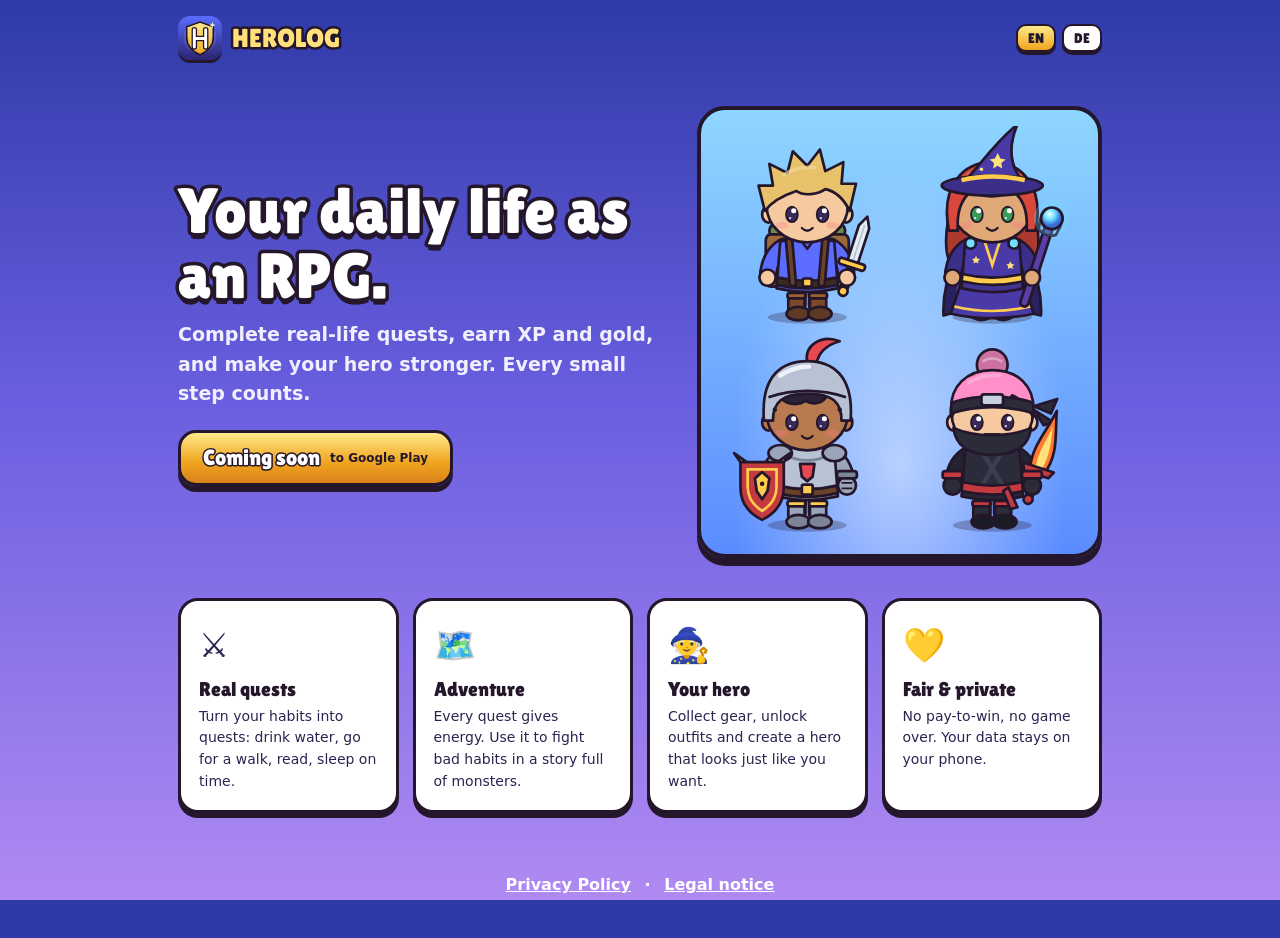
<file: index.html>
<!doctype html>
<html lang="en">
<head>
<meta charset="utf-8">
<meta name="viewport" content="width=device-width,initial-scale=1">
<title>Herolog – Your daily life as an RPG</title>
<meta name="description" content="Herolog turns your habits into an adventure: complete real-life quests, earn XP and gold, and make your hero stronger.">
<link rel="icon" href="assets/icon.svg">
<link rel="stylesheet" href="https://fonts.googleapis.com/css2?family=Lilita+One&display=swap">
<link rel="stylesheet" href="assets/site.css">
<script>
  // German browsers are sent to the German page (unless the visitor picked a language before)
  try {
    const pick = localStorage.getItem("herolog-lang");
    if (pick === "de" || (!pick && (navigator.language || "").toLowerCase().startsWith("de"))) location.replace("de/");
  } catch (e) {}
</script>
</head>
<body>
<div class="wrap">
  <header class="top">
    <a class="brand" href="./"><img src="assets/icon.svg" alt=""><b>HEROLOG</b></a>
    <nav class="lang"><a href="./" class="on" onclick="try{localStorage.setItem('herolog-lang','en')}catch(e){}">EN</a><a href="de/" onclick="try{localStorage.setItem('herolog-lang','de')}catch(e){}">DE</a></nav>
  </header>
  <section class="hero">
    <div>
      <h1>Your daily life as an RPG.</h1>
      <p class="lead">Complete real-life quests, earn XP and gold, and make your hero stronger. Every small step counts.</p>
      <a class="btn" href="#">Coming soon <small>to Google Play</small></a>
    </div>
    <div class="stage" data-heroes></div>
  </section>
  <section class="cards">
    <div class="card"><span>⚔️</span><h3>Real quests</h3><p>Turn your habits into quests: drink water, go for a walk, read, sleep on time.</p></div>
    <div class="card"><span>🗺️</span><h3>Adventure</h3><p>Every quest gives energy. Use it to fight bad habits in a story full of monsters.</p></div>
    <div class="card"><span>🧙</span><h3>Your hero</h3><p>Collect gear, unlock outfits and create a hero that looks just like you want.</p></div>
    <div class="card"><span>💛</span><h3>Fair & private</h3><p>No pay-to-win, no game over. Your data stays on your phone.</p></div>
  </section>
</div>
<footer><a href="privacy.html">Privacy Policy</a> · <a href="de/impressum.html">Legal notice</a></footer>
<script src="assets/chibi.js"></script>
<script src="assets/site.js"></script>
</body>
</html>
</file>
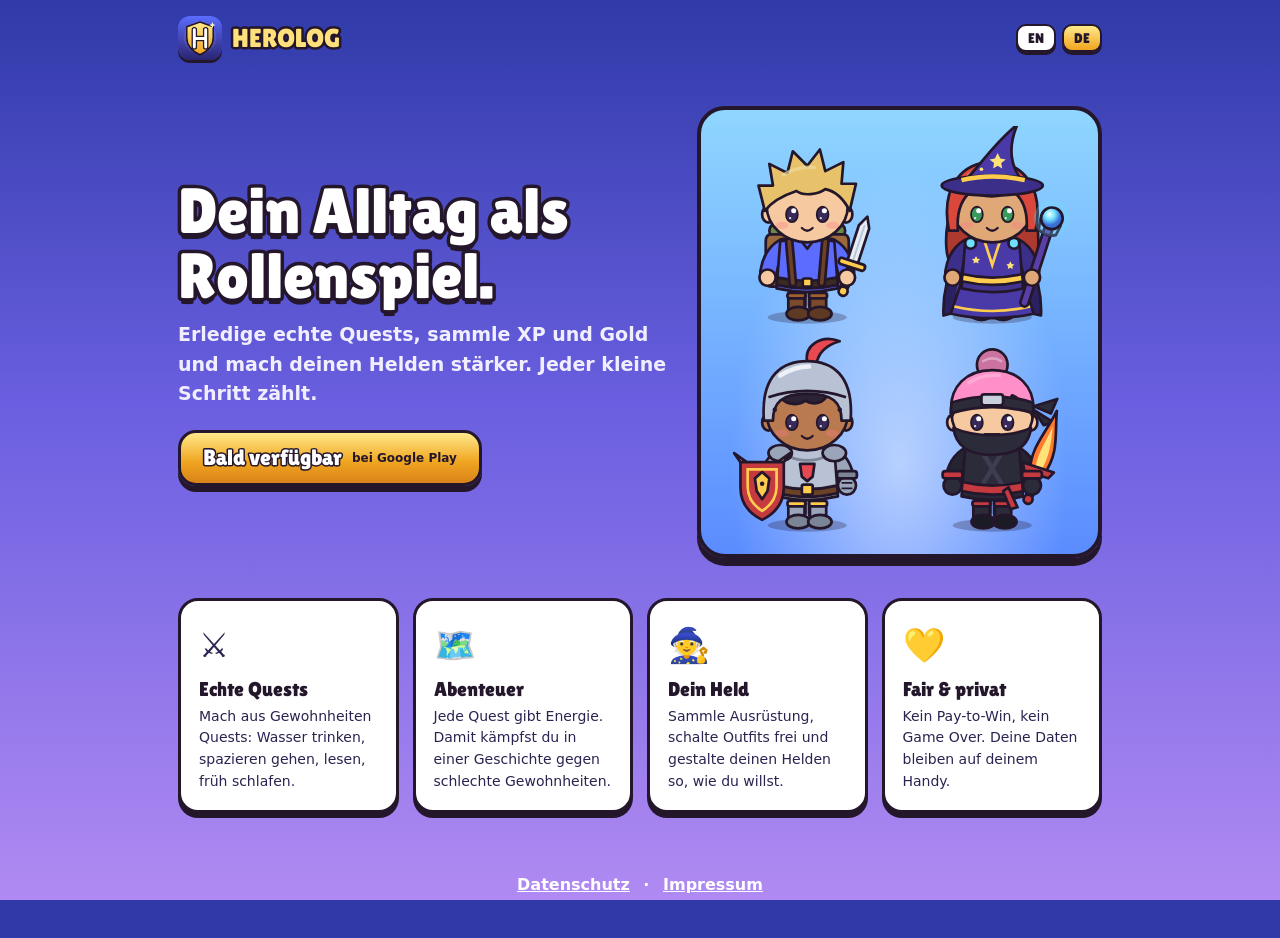
<file: de/index.html>
<!doctype html>
<html lang="de">
<head>
<meta charset="utf-8">
<meta name="viewport" content="width=device-width,initial-scale=1">
<title>Herolog – Dein Alltag als Rollenspiel</title>
<meta name="description" content="Herolog macht deine Gewohnheiten zum Abenteuer: Erledige echte Quests, sammle XP und Gold und mach deinen Helden stärker.">
<link rel="icon" href="../assets/icon.svg">
<link rel="stylesheet" href="https://fonts.googleapis.com/css2?family=Lilita+One&display=swap">
<link rel="stylesheet" href="../assets/site.css">
</head>
<body>
<div class="wrap">
  <header class="top">
    <a class="brand" href="./"><img src="../assets/icon.svg" alt=""><b>HEROLOG</b></a>
    <nav class="lang"><a href="../" onclick="try{localStorage.setItem('herolog-lang','en')}catch(e){}">EN</a><a href="./" class="on" onclick="try{localStorage.setItem('herolog-lang','de')}catch(e){}">DE</a></nav>
  </header>
  <section class="hero">
    <div>
      <h1>Dein Alltag als Rollenspiel.</h1>
      <p class="lead">Erledige echte Quests, sammle XP und Gold und mach deinen Helden stärker. Jeder kleine Schritt zählt.</p>
      <a class="btn" href="#">Bald verfügbar <small>bei Google Play</small></a>
    </div>
    <div class="stage" data-heroes></div>
  </section>
  <section class="cards">
    <div class="card"><span>⚔️</span><h3>Echte Quests</h3><p>Mach aus Gewohnheiten Quests: Wasser trinken, spazieren gehen, lesen, früh schlafen.</p></div>
    <div class="card"><span>🗺️</span><h3>Abenteuer</h3><p>Jede Quest gibt Energie. Damit kämpfst du in einer Geschichte gegen schlechte Gewohnheiten.</p></div>
    <div class="card"><span>🧙</span><h3>Dein Held</h3><p>Sammle Ausrüstung, schalte Outfits frei und gestalte deinen Helden so, wie du willst.</p></div>
    <div class="card"><span>💛</span><h3>Fair & privat</h3><p>Kein Pay-to-Win, kein Game Over. Deine Daten bleiben auf deinem Handy.</p></div>
  </section>
</div>
<footer><a href="datenschutz.html">Datenschutz</a> · <a href="impressum.html">Impressum</a></footer>
<script src="../assets/chibi.js"></script>
<script src="../assets/site.js"></script>
</body>
</html>
</file>
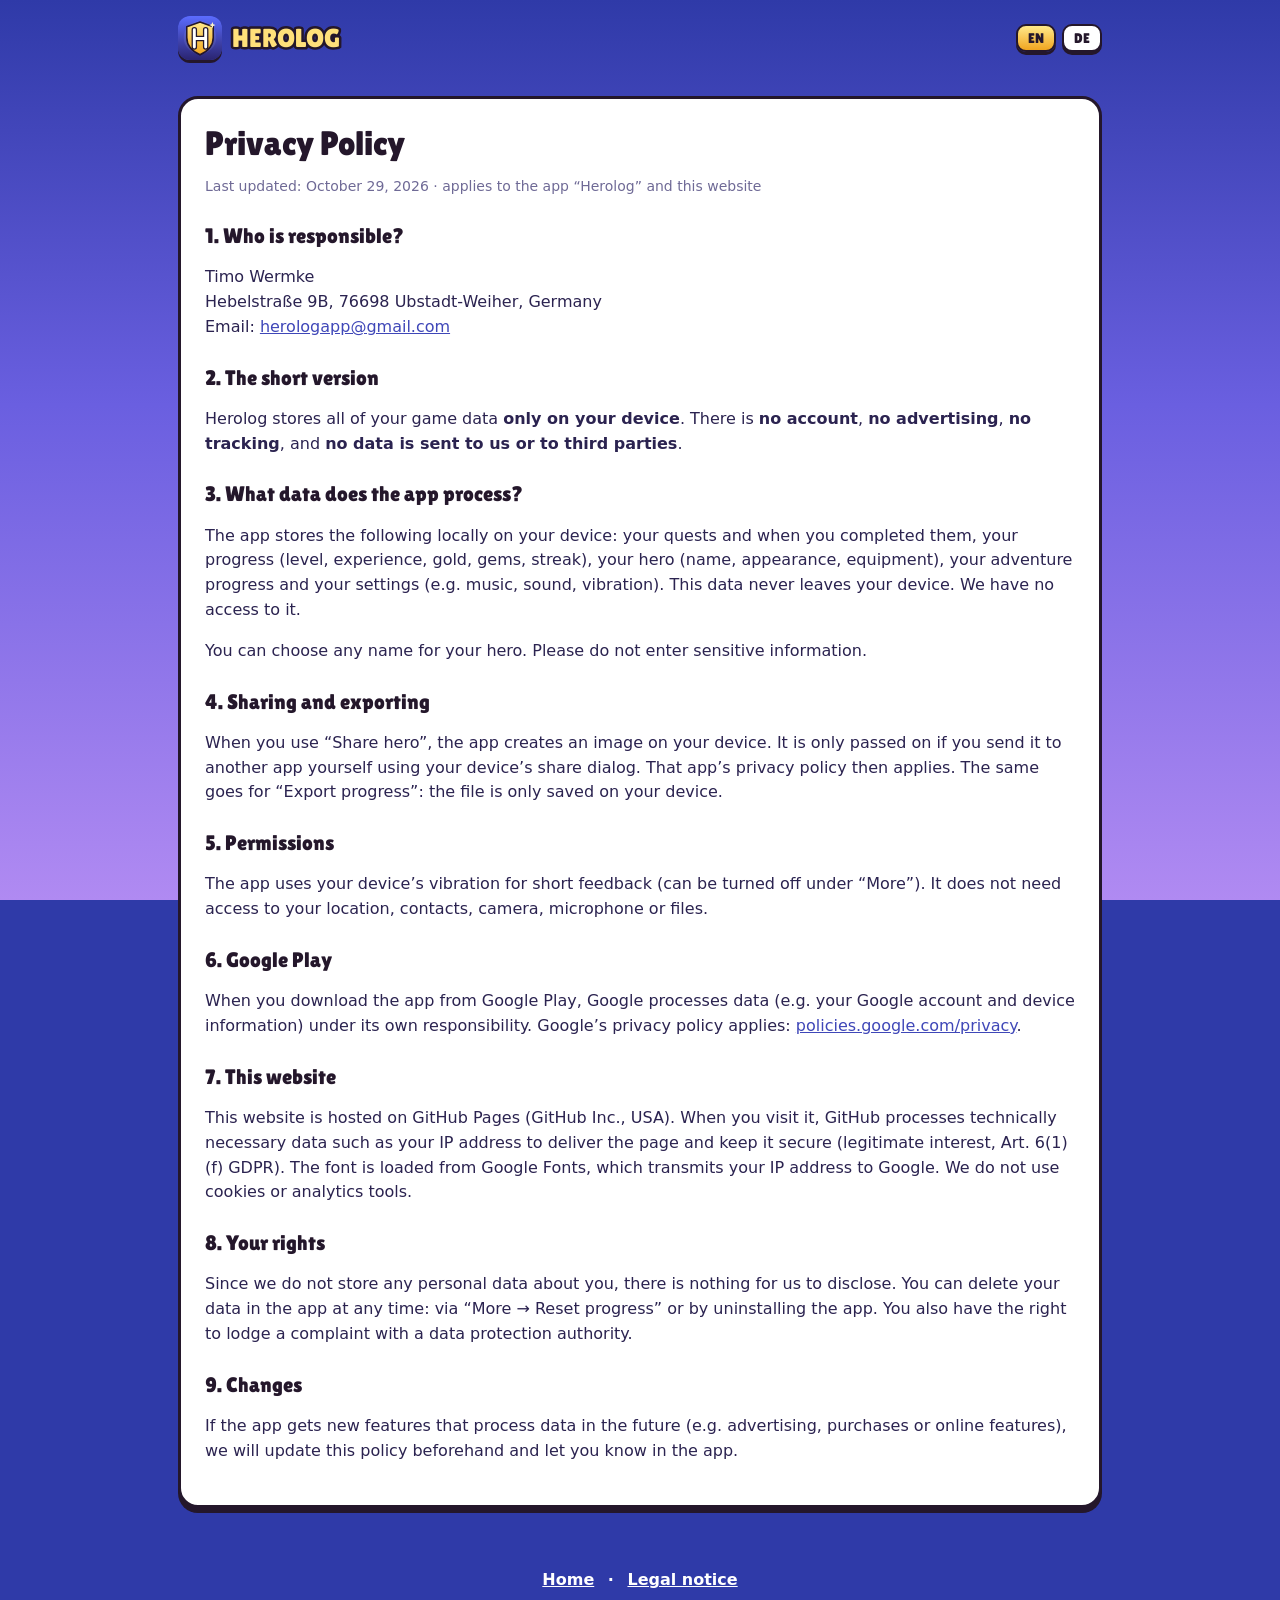
<file: privacy.html>
<!doctype html>
<html lang="en">
<head>
<meta charset="utf-8">
<meta name="viewport" content="width=device-width,initial-scale=1">
<title>Privacy Policy – Herolog</title>
<link rel="icon" href="assets/icon.svg">
<link rel="stylesheet" href="https://fonts.googleapis.com/css2?family=Lilita+One&display=swap">
<link rel="stylesheet" href="assets/site.css">
</head>
<body>
<div class="wrap">
  <header class="top">
    <a class="brand" href="./" onclick="try{localStorage.setItem('herolog-lang','en')}catch(e){}"><img src="assets/icon.svg" alt=""><b>HEROLOG</b></a>
    <nav class="lang"><a href="privacy.html" class="on">EN</a><a href="de/datenschutz.html" onclick="try{localStorage.setItem('herolog-lang','de')}catch(e){}">DE</a></nav>
  </header>
  <article class="doc">
    <h1>Privacy Policy</h1>
    <p class="muted">Last updated: October 29, 2026 · applies to the app “Herolog” and this website</p>

    <h2>1. Who is responsible?</h2>
    <p>Timo Wermke<br>Hebelstraße 9B, 76698 Ubstadt-Weiher, Germany<br>Email: <a href="mailto:herologapp@gmail.com">herologapp@gmail.com</a></p>

    <h2>2. The short version</h2>
    <p>Herolog stores all of your game data <b>only on your device</b>. There is <b>no account</b>, <b>no advertising</b>, <b>no tracking</b>, and <b>no data is sent to us or to third parties</b>.</p>

    <h2>3. What data does the app process?</h2>
    <p>The app stores the following locally on your device: your quests and when you completed them, your progress (level, experience, gold, gems, streak), your hero (name, appearance, equipment), your adventure progress and your settings (e.g. music, sound, vibration). This data never leaves your device. We have no access to it.</p>
    <p>You can choose any name for your hero. Please do not enter sensitive information.</p>

    <h2>4. Sharing and exporting</h2>
    <p>When you use “Share hero”, the app creates an image on your device. It is only passed on if you send it to another app yourself using your device’s share dialog. That app’s privacy policy then applies. The same goes for “Export progress”: the file is only saved on your device.</p>

    <h2>5. Permissions</h2>
    <p>The app uses your device’s vibration for short feedback (can be turned off under “More”). It does not need access to your location, contacts, camera, microphone or files.</p>

    <h2>6. Google Play</h2>
    <p>When you download the app from Google Play, Google processes data (e.g. your Google account and device information) under its own responsibility. Google’s privacy policy applies: <a href="https://policies.google.com/privacy">policies.google.com/privacy</a>.</p>

    <h2>7. This website</h2>
    <p>This website is hosted on GitHub Pages (GitHub Inc., USA). When you visit it, GitHub processes technically necessary data such as your IP address to deliver the page and keep it secure (legitimate interest, Art. 6(1)(f) GDPR). The font is loaded from Google Fonts, which transmits your IP address to Google. We do not use cookies or analytics tools.</p>

    <!-- PREPARED FOR THE ADS/PURCHASES UPDATE: only show (remove this comment) once ads and purchases are really in the app.
         Then also update section 2 (remove “no advertising”) and the date at the top.
    <h2>7a. Advertising (Google AdMob)</h2>
    <p>The app shows optional reward videos via Google AdMob (Google Ireland Limited, Gordon House, Barrow Street, Dublin 4, Ireland). Google processes device data such as the advertising ID, IP address, approximate location and information about your interaction with ads in order to deliver and measure ads and prevent fraud. We only show personalized ads with your consent (Art. 6(1)(a) GDPR), which you give on first launch via Google's consent form and can withdraw at any time under “More → Privacy & ads → Change ad consent”. Without consent, non-personalized ads are shown. More: <a href="https://policies.google.com/technologies/ads">policies.google.com/technologies/ads</a>.</p>
    <h2>7b. Purchases (Google Play)</h2>
    <p>In-app purchases are handled entirely by Google Play. We do not receive any payment data, only a confirmation of which item was purchased so we can unlock it in the app (performance of a contract, Art. 6(1)(b) GDPR). Google's privacy policy applies.</p>
    -->
    <h2>8. Your rights</h2>
    <p>Since we do not store any personal data about you, there is nothing for us to disclose. You can delete your data in the app at any time: via “More → Reset progress” or by uninstalling the app. You also have the right to lodge a complaint with a data protection authority.</p>

    <h2>9. Changes</h2>
    <p>If the app gets new features that process data in the future (e.g. advertising, purchases or online features), we will update this policy beforehand and let you know in the app.</p>
  </article>
</div>
<footer><a href="./" onclick="try{localStorage.setItem('herolog-lang','en')}catch(e){}">Home</a> · <a href="de/impressum.html">Legal notice</a></footer>
</body>
</html>
</file>
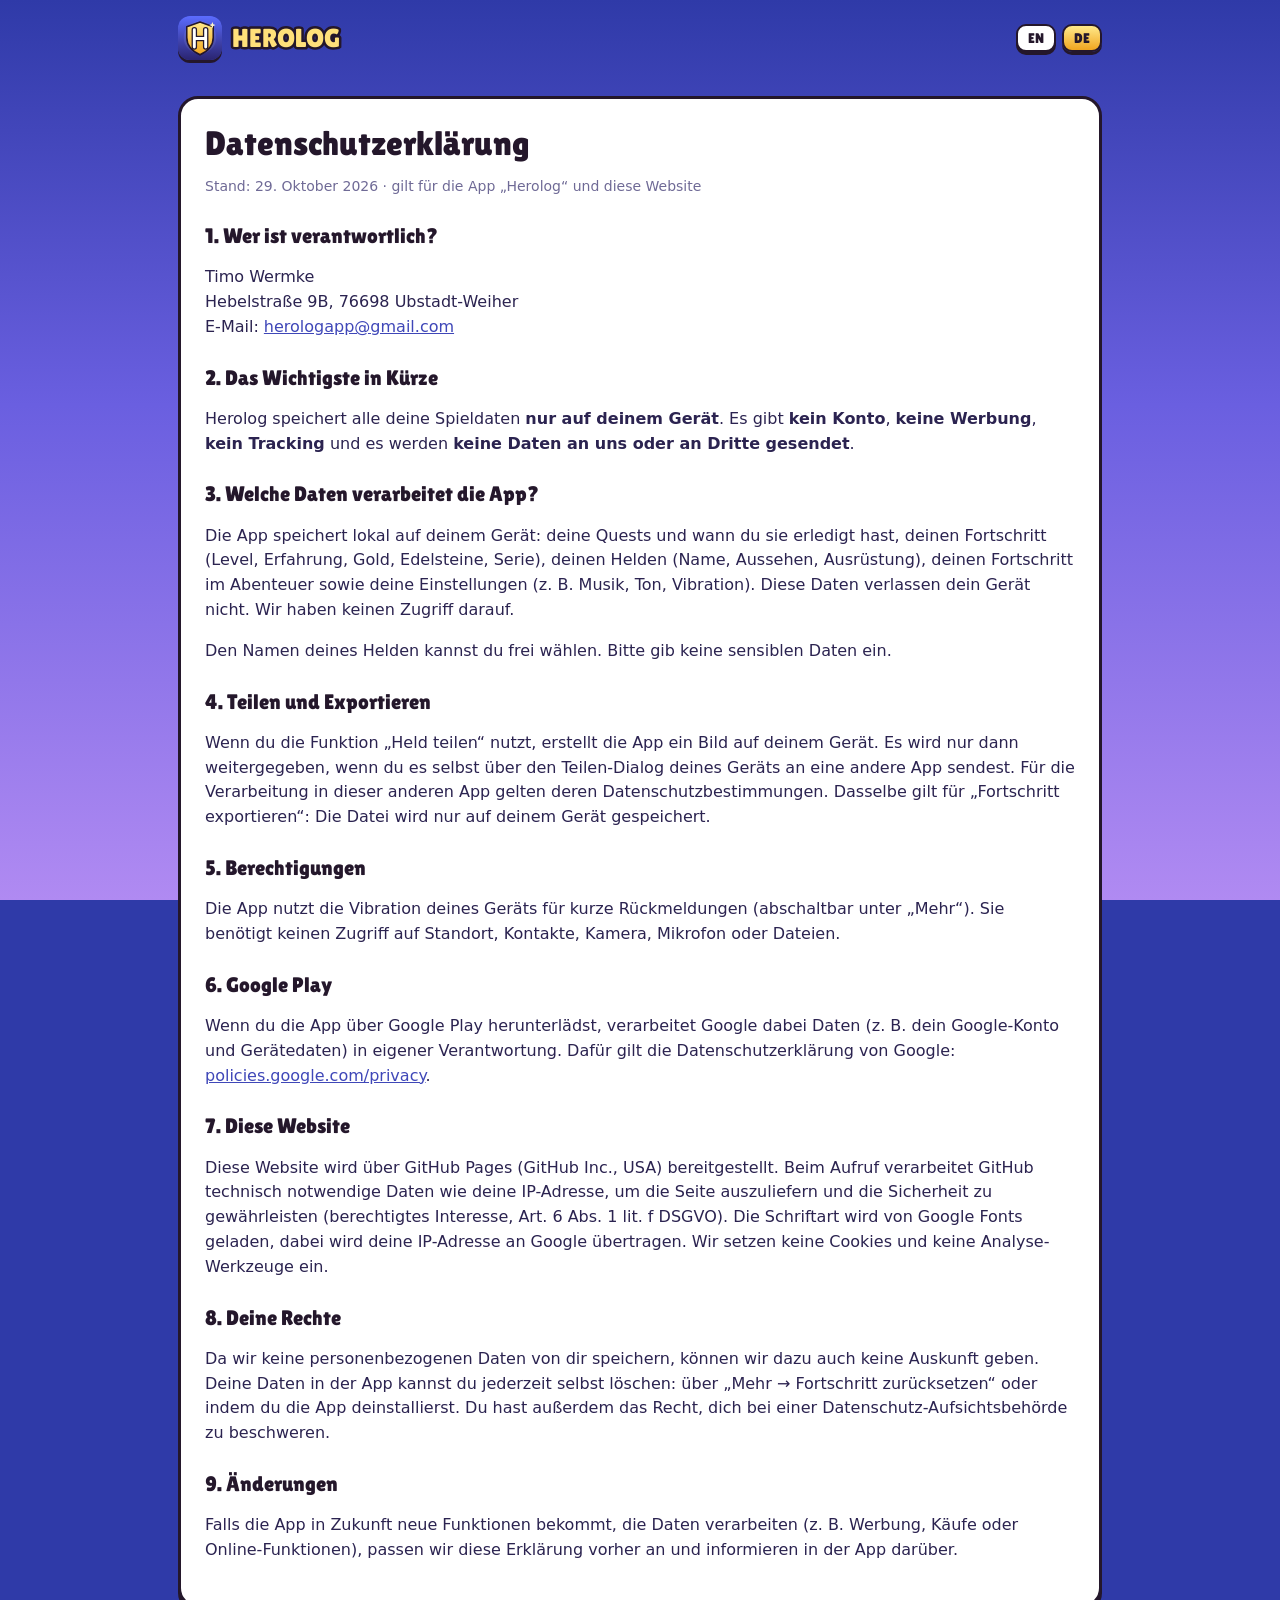
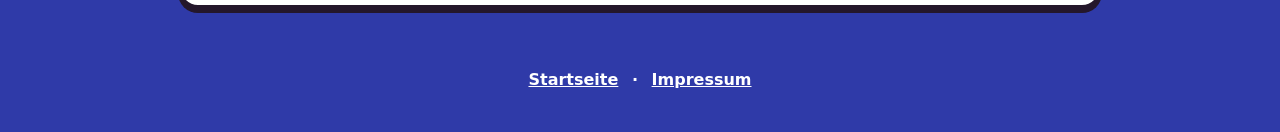
<file: de/datenschutz.html>
<!doctype html>
<html lang="de">
<head>
<meta charset="utf-8">
<meta name="viewport" content="width=device-width,initial-scale=1">
<title>Datenschutzerklärung – Herolog</title>
<link rel="icon" href="../assets/icon.svg">
<link rel="stylesheet" href="https://fonts.googleapis.com/css2?family=Lilita+One&display=swap">
<link rel="stylesheet" href="../assets/site.css">
</head>
<body>
<div class="wrap">
  <header class="top">
    <a class="brand" href="./"><img src="../assets/icon.svg" alt=""><b>HEROLOG</b></a>
    <nav class="lang"><a href="../privacy.html" onclick="try{localStorage.setItem('herolog-lang','en')}catch(e){}">EN</a><a href="datenschutz.html" class="on">DE</a></nav>
  </header>
  <article class="doc">
    <h1>Datenschutzerklärung</h1>
    <p class="muted">Stand: 29. Oktober 2026 · gilt für die App „Herolog“ und diese Website</p>

    <h2>1. Wer ist verantwortlich?</h2>
    <p>Timo Wermke<br>Hebelstraße 9B, 76698 Ubstadt-Weiher<br>E-Mail: <a href="mailto:herologapp@gmail.com">herologapp@gmail.com</a></p>

    <h2>2. Das Wichtigste in Kürze</h2>
    <p>Herolog speichert alle deine Spieldaten <b>nur auf deinem Gerät</b>. Es gibt <b>kein Konto</b>, <b>keine Werbung</b>, <b>kein Tracking</b> und es werden <b>keine Daten an uns oder an Dritte gesendet</b>.</p>

    <h2>3. Welche Daten verarbeitet die App?</h2>
    <p>Die App speichert lokal auf deinem Gerät: deine Quests und wann du sie erledigt hast, deinen Fortschritt (Level, Erfahrung, Gold, Edelsteine, Serie), deinen Helden (Name, Aussehen, Ausrüstung), deinen Fortschritt im Abenteuer sowie deine Einstellungen (z. B. Musik, Ton, Vibration). Diese Daten verlassen dein Gerät nicht. Wir haben keinen Zugriff darauf.</p>
    <p>Den Namen deines Helden kannst du frei wählen. Bitte gib keine sensiblen Daten ein.</p>

    <h2>4. Teilen und Exportieren</h2>
    <p>Wenn du die Funktion „Held teilen“ nutzt, erstellt die App ein Bild auf deinem Gerät. Es wird nur dann weitergegeben, wenn du es selbst über den Teilen-Dialog deines Geräts an eine andere App sendest. Für die Verarbeitung in dieser anderen App gelten deren Datenschutzbestimmungen. Dasselbe gilt für „Fortschritt exportieren“: Die Datei wird nur auf deinem Gerät gespeichert.</p>

    <h2>5. Berechtigungen</h2>
    <p>Die App nutzt die Vibration deines Geräts für kurze Rückmeldungen (abschaltbar unter „Mehr“). Sie benötigt keinen Zugriff auf Standort, Kontakte, Kamera, Mikrofon oder Dateien.</p>

    <h2>6. Google Play</h2>
    <p>Wenn du die App über Google Play herunterlädst, verarbeitet Google dabei Daten (z. B. dein Google-Konto und Gerätedaten) in eigener Verantwortung. Dafür gilt die Datenschutzerklärung von Google: <a href="https://policies.google.com/privacy">policies.google.com/privacy</a>.</p>

    <h2>7. Diese Website</h2>
    <p>Diese Website wird über GitHub Pages (GitHub Inc., USA) bereitgestellt. Beim Aufruf verarbeitet GitHub technisch notwendige Daten wie deine IP-Adresse, um die Seite auszuliefern und die Sicherheit zu gewährleisten (berechtigtes Interesse, Art. 6 Abs. 1 lit. f DSGVO). Die Schriftart wird von Google Fonts geladen, dabei wird deine IP-Adresse an Google übertragen. Wir setzen keine Cookies und keine Analyse-Werkzeuge ein.</p>

    <!-- VORBEREITET FÜR DAS WERBE-/KAUF-UPDATE: erst einblenden (Kommentar entfernen), wenn Werbung und Käufe wirklich in der App sind.
         Dann auch Punkt 2 anpassen („keine Werbung“ streichen) und das Datum oben aktualisieren.
    <h2>7a. Werbung (Google AdMob)</h2>
    <p>Die App zeigt freiwillige Belohnungs-Videos über Google AdMob (Google Ireland Limited, Gordon House, Barrow Street, Dublin 4, Irland). Dabei verarbeitet Google Gerätedaten wie die Werbe-ID, die IP-Adresse, ungefähre Standortdaten und Informationen zur Interaktion mit der Werbung, um Werbung auszuliefern, zu messen und Betrug zu verhindern. Personalisierte Werbung zeigen wir nur mit deiner Einwilligung (Art. 6 Abs. 1 lit. a DSGVO), die du beim ersten Start über Googles Einwilligungs-Fenster gibst und jederzeit unter „Mehr → Datenschutz & Werbung → Werbe-Einwilligung ändern“ widerrufen kannst. Ohne Einwilligung wird nicht personalisierte Werbung gezeigt. Mehr: <a href="https://policies.google.com/technologies/ads">policies.google.com/technologies/ads</a>.</p>
    <h2>7b. Käufe (Google Play)</h2>
    <p>Käufe in der App werden vollständig über Google Play abgewickelt. Wir erhalten keine Zahlungsdaten, sondern nur eine Bestätigung, welcher Artikel gekauft wurde, um ihn in der App freizuschalten (Vertragserfüllung, Art. 6 Abs. 1 lit. b DSGVO). Es gilt die Datenschutzerklärung von Google.</p>
    -->
    <h2>8. Deine Rechte</h2>
    <p>Da wir keine personenbezogenen Daten von dir speichern, können wir dazu auch keine Auskunft geben. Deine Daten in der App kannst du jederzeit selbst löschen: über „Mehr → Fortschritt zurücksetzen“ oder indem du die App deinstallierst. Du hast außerdem das Recht, dich bei einer Datenschutz-Aufsichtsbehörde zu beschweren.</p>

    <h2>9. Änderungen</h2>
    <p>Falls die App in Zukunft neue Funktionen bekommt, die Daten verarbeiten (z. B. Werbung, Käufe oder Online-Funktionen), passen wir diese Erklärung vorher an und informieren in der App darüber.</p>
  </article>
</div>
<footer><a href="./">Startseite</a> · <a href="impressum.html">Impressum</a></footer>
</body>
</html>
</file>
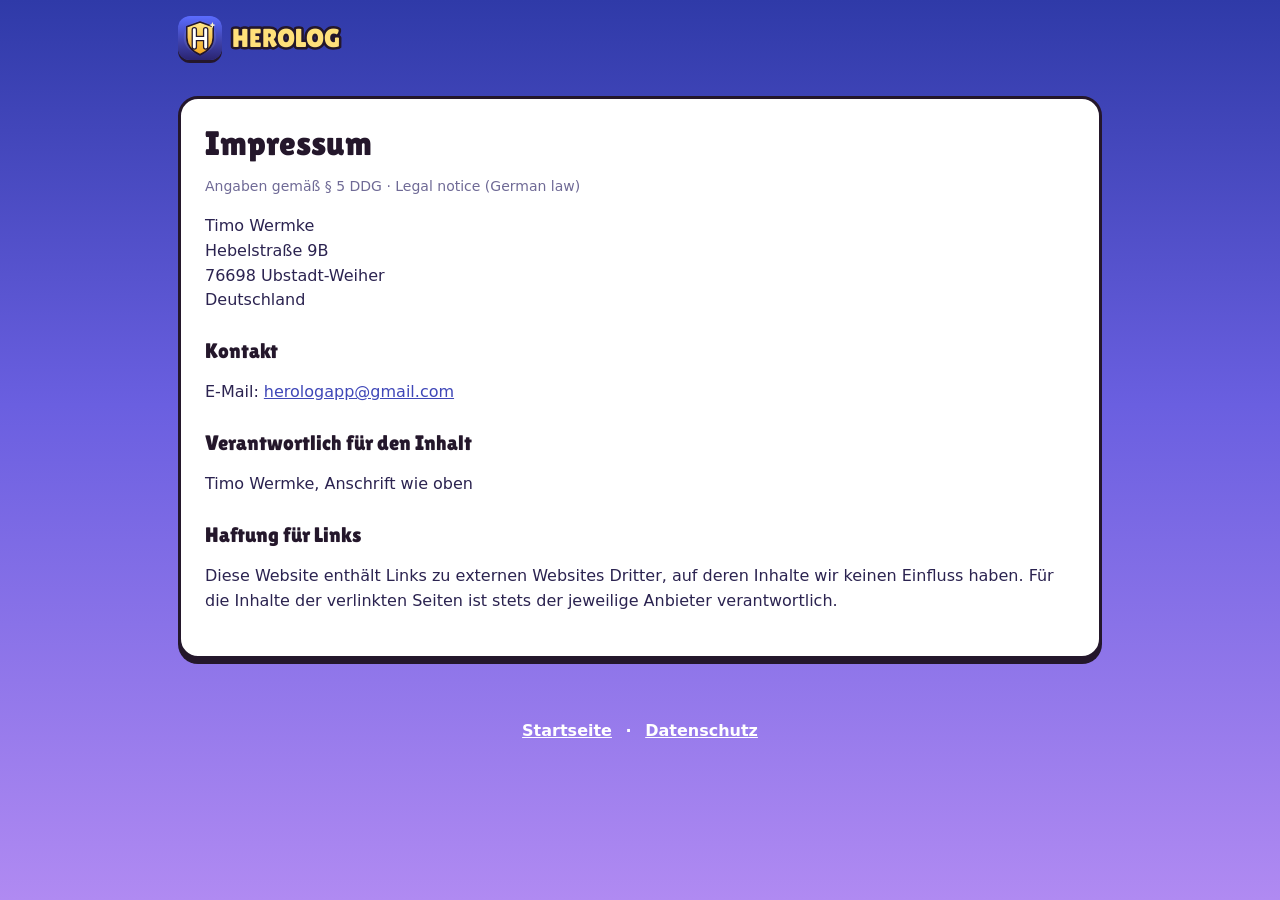
<file: de/impressum.html>
<!doctype html>
<html lang="de">
<head>
<meta charset="utf-8">
<meta name="viewport" content="width=device-width,initial-scale=1">
<title>Impressum – Herolog</title>
<link rel="icon" href="../assets/icon.svg">
<link rel="stylesheet" href="https://fonts.googleapis.com/css2?family=Lilita+One&display=swap">
<link rel="stylesheet" href="../assets/site.css">
</head>
<body>
<div class="wrap">
  <header class="top">
    <a class="brand" href="./"><img src="../assets/icon.svg" alt=""><b>HEROLOG</b></a>
  </header>
  <article class="doc">
    <h1>Impressum</h1>
    <p class="muted">Angaben gemäß § 5 DDG · Legal notice (German law)</p>
    <p>Timo Wermke<br>Hebelstraße 9B<br>76698 Ubstadt-Weiher<br>Deutschland</p>
    <h2>Kontakt</h2>
    <p>E-Mail: <a href="mailto:herologapp@gmail.com">herologapp@gmail.com</a></p>
    <h2>Verantwortlich für den Inhalt</h2>
    <p>Timo Wermke, Anschrift wie oben</p>
    <h2>Haftung für Links</h2>
    <p>Diese Website enthält Links zu externen Websites Dritter, auf deren Inhalte wir keinen Einfluss haben. Für die Inhalte der verlinkten Seiten ist stets der jeweilige Anbieter verantwortlich.</p>
  </article>
</div>
<footer><a href="./">Startseite</a> · <a href="datenschutz.html">Datenschutz</a></footer>
</body>
</html>
</file>
<file: assets/site.css>
/* Herolog Website: gleicher Look wie die App (Spielschrift, dicke Umrisse, harte Schatten) */
:root{--gf:"Lilita One","Arial Black",Impact,sans-serif;--ink:#24172b;--paper1:#fff6dd;--paper2:#f0dcae;--sky1:#2f3aa8;--sky2:#6a5fe0;--sky3:#b08af2}
*{box-sizing:border-box}
html{background:var(--sky1)}
body{margin:0;font:16px/1.55 system-ui,-apple-system,"Segoe UI",Roboto,sans-serif;color:#2b2350;background:linear-gradient(180deg,var(--sky1),var(--sky2) 45%,var(--sky3)) fixed;min-height:100vh}
a{color:#3f47b8}
.wrap{max-width:960px;margin:0 auto;padding:0 18px}
header.top{display:flex;align-items:center;justify-content:space-between;padding:16px 0}
.brand{display:flex;align-items:center;gap:10px;text-decoration:none}
.brand img{width:44px;height:44px;border-radius:12px;box-shadow:0 3px 0 var(--ink)}
.brand b{font:400 26px/1 var(--gf);color:#ffe07a;-webkit-text-stroke:5px var(--ink);paint-order:stroke fill}
.lang{display:flex;gap:6px}
.lang a{padding:5px 10px;border-radius:10px;border:2.5px solid var(--ink);background:#fff;box-shadow:0 3px 0 var(--ink);font:400 14px/1 var(--gf);color:var(--ink);text-decoration:none}
.lang a.on{background:linear-gradient(#ffe98a,#f0a520)}
.hero{display:grid;grid-template-columns:1.1fr .9fr;gap:24px;align-items:center;padding:30px 0 40px}
.hero h1{margin:0 0 12px;font:400 clamp(40px,7vw,64px)/1.02 var(--gf);color:#fff;-webkit-text-stroke:7px var(--ink);paint-order:stroke fill;text-shadow:0 6px 0 var(--ink)}
.hero p.lead{margin:0 0 22px;font-size:19px;color:#f1efff;font-weight:600}
.btn{display:inline-flex;align-items:center;gap:10px;padding:14px 22px;border-radius:18px;border:3px solid var(--ink);background:linear-gradient(#ffe98a,#f0a520 58%,#d9821a);box-shadow:0 6px 0 var(--ink);font:400 22px/1 var(--gf);color:#fff;-webkit-text-stroke:3px var(--ink);paint-order:stroke fill;text-decoration:none}
.btn small{font:700 12px/1 system-ui;-webkit-text-stroke:0;color:var(--ink)}
.stage{position:relative;display:grid;grid-template-columns:repeat(2,1fr);gap:4px;padding:16px;border-radius:28px;border:4px solid var(--ink);box-shadow:0 8px 0 var(--ink);background:radial-gradient(ellipse at 50% 80%,#fff8,#fff0 60%),linear-gradient(#8fd6ff,#5b8cff)}
.stage svg{display:block;width:100%;height:auto;animation:bob 2.4s ease-in-out infinite}
.stage div:nth-child(2) svg{animation-delay:-.6s}.stage div:nth-child(3) svg{animation-delay:-1.2s}.stage div:nth-child(4) svg{animation-delay:-1.8s}
@keyframes bob{50%{transform:translateY(-6px)}}
.cards{display:grid;grid-template-columns:repeat(4,1fr);gap:14px;padding-bottom:40px}
.card,.doc{background:#fff;border:3px solid var(--ink);border-radius:20px;box-shadow:0 5px 0 var(--ink)}
.card{padding:18px}
.card span{font-size:34px}
.card h3{margin:6px 0 6px;font:400 20px/1.1 var(--gf);color:var(--ink)}
.card p{margin:0;font-size:14px}
.doc{padding:26px 24px;margin:20px 0 40px}
.doc h1{margin:0 0 6px;font:400 34px/1.1 var(--gf);color:var(--ink)}
.doc h2{margin:26px 0 6px;font:400 21px/1.2 var(--gf);color:var(--ink)}
.doc .muted{color:#6f6a96;font-size:14px}
.ph{background:#fff3a8;padding:0 4px;border-radius:4px}
footer{padding:20px 0 40px;text-align:center;color:#fff;font-weight:600}
footer a{color:#fff;margin:0 8px}
@media(max-width:760px){.hero{grid-template-columns:1fr}.cards{grid-template-columns:1fr 1fr}}
@media(max-width:440px){.cards{grid-template-columns:1fr}}
</file>
